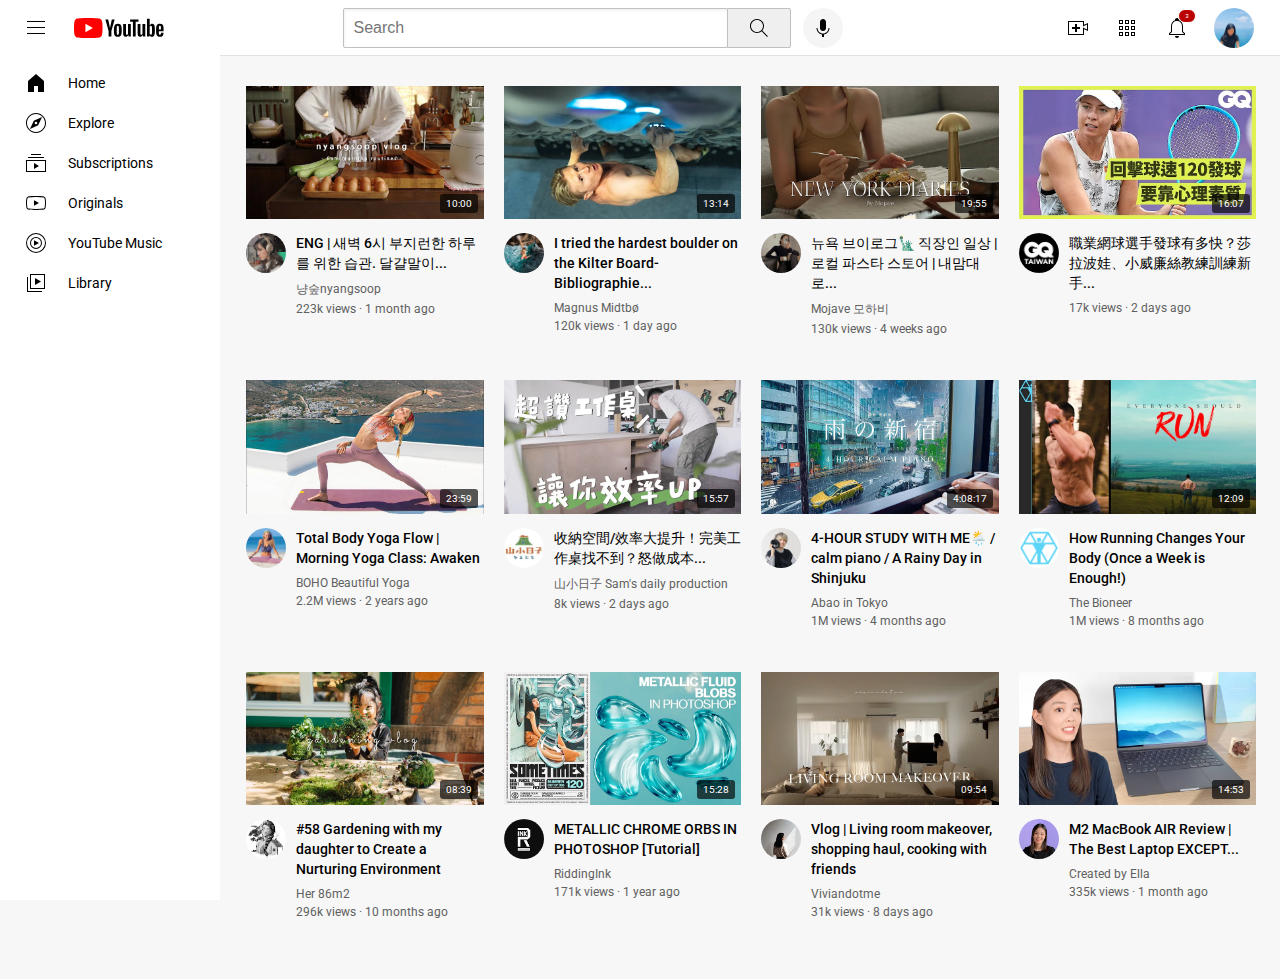
<file: index.html>
<!DOCTYPE html>
<html lang="en">
<head>
    <meta charset="UTF-8">
    <meta http-equiv="X-UA-Compatible" content="IE=edge">
    <meta name="viewport" content="width=device-width, initial-scale=1.0">
    <title>Youtube</title>
    <link rel="icon" type="image/x-icon" href="icons/fav-icon.png">
    <link rel="stylesheet" href="css/video.css">
    <link rel="stylesheet" href="css/general.css">
    <link rel="stylesheet" href="css/header.css">
    <link rel="stylesheet" href="css/sidebar.css">
    <link rel="preconnect" href="https://fonts.googleapis.com">
    <link rel="preconnect" href="https://fonts.gstatic.com" crossorigin>
    <link href="https://fonts.googleapis.com/css2?family=Roboto:wght@400;500;700&display=swap" rel="stylesheet">
</head>

<body>
<!---------HEADER--------->
<header class="header">
  <!-- left header -->
  <div class="left-header">
    <img src="header-icons/hamburger-menu.svg" alt="" class="hambergur-menu">
    <img src="header-icons/youtube-logo.svg" alt="" class="youtube-logo">
  </div>
  <!-- middle header -->
  <div class="middle-header">
    <input type="text" class="search-bar" placeholder="Search">
    <button class="search-button">
      <img src="header-icons/search.svg" alt="" class="search-icon">
      <div class="tooltip">Search</div>
    </button>
    <button class="voice-button">
      <img src="header-icons/voice-search-icon.svg" alt="" class="voice-icon">
      <div class="tooltip">Search with your voice</div>
    </button>
  </div>
  <!-- rigt header -->
  <div class="right-header">
    <button class="upload-button">
      <img src="header-icons/upload.svg" alt="" class="upload-icon">
      <div class="tooltip">Create</div>
    </button>
    <button class="apps-button">
      <img src="header-icons/youtube-apps.svg" alt="" class="apps-icon">
      <div class="tooltip">YouTube apps</div>
    </button>
    <button class="notifications-button">
      <img src="header-icons/notifications.svg" alt="" class="notifications-icon">
      <div class="notification-counts">3</div>
      <div class="tooltip">Notifications</div>
    </button>
    <button class="profile-button">
      <img src="header-icons/profile-photo.jpg" alt="" class="user-photo">
    </button>
  </div>
</header>

<!---------SIDE BAR--------->
<nav class="side-bar">
  <div class="side-icon-buttons">
    <img class="side-icons" src="sidebar-icons/home.svg" alt="">
    <div>Home</div>
  </div> 
  <div class="side-icon-buttons">
    <img class="side-icons" src="sidebar-icons/explore.svg" alt="">
    <div>Explore</div>
  </div>
  <div class="side-icon-buttons">
    <img class="side-icons" src="sidebar-icons/subscriptions.svg" alt="">
    <div>Subscriptions</div>
  </div>
  <div class="side-icon-buttons">
    <img class="side-icons" src="sidebar-icons/originals.svg" alt="">
    <div>Originals</div>
  </div>
  <div class="side-icon-buttons">
    <img class="side-icons" src="sidebar-icons/youtube-music.svg" alt="">
    <div>YouTube Music</div>
  </div>
  <div class="side-icon-buttons">
    <img class="side-icons" src="sidebar-icons/library.svg" alt="">
    <div>Library</div>
  </div>
</nav>
 
<!---------VIDEO--------->
<section class="video-grid">
 <!-- 1 video -->
<div class="video">
    <div class="thumbnail">
      <a href="https://www.youtube.com/watch?v=zYNVLvWUtzQ">
      <img class="thumbnail-photo" src="thumbnail/thumbnail-1.webp" alt="">
      <div class="video-time">10:00</div>
    </a>
    </div>
    <div class="video-discribtion">
        <div class="profile-photo">
          <img class="photo" src="profile-photo/profile-photo-1.jpg" alt="">
          <div class="channel-popup-container">
            <div class="popup-profile-photo">
              <img src="profile-photo/profile-photo-1.jpg" alt="" class="popup-photo">
            </div>
            <div class="popup-text">
              <p class="popup-channel-name">냥숲nyangsoop</p>
              <p class="popup-subscriber">1.04M</p>
            </div>
          </div>
        </div>
        <div class="video-detail">
        <div class="video-title">
          <a href="https://www.youtube.com/watch?v=zYNVLvWUtzQ">
          <p class="video-title-text">
            ENG | 새벽 6시 부지런한 하루를 위한 습관. 달걀말이...
          </p>
        </a>
        </div>
        <div class="video-author">
          <p>
            냥숲nyangsoop
          </p>
        </div>
        <div class="video-views">
          <p>
            223k views &#183; 1 month ago
          </p>
        </div>
        </div>
    </div>
</div>

  <!-- 2 video -->
<div class="video">
    <div class="thumbnail">
      <a href="https://www.youtube.com/watch?v=ZLKi-2tOkpo">
      <img src="thumbnail/thumbnail-2.webp" alt="" class="thumbnail-photo">
      <div class="video-time">13:14</div>
    </a>
    </div>
    <div class="video-discribtion">
      <div class="profile-photo">
        <img src="profile-photo/profile-photo-2.jpg" alt="" class="photo">
        <div class="channel-popup-container">
            <div class="popup-profile-photo">
              <img src="profile-photo/profile-photo-2.jpg" alt="" class="popup-photo">
            </div>
            <div class="popup-text">
              <p class="popup-channel-name">Magnus Midtbø</p>
              <p class="popup-subscriber">1.27M</p>
            </div>
          </div>
      </div>
      <div class="video-detail">
        <div class="video-title">
        <a href="https://www.youtube.com/watch?v=ZLKi-2tOkpo">
        <p class="video-title-text">
          I tried the hardest boulder on the Kilter Board-Bibliographie...
        </p>
      </a>
        </div>
        <div class="video-author">
          <p>
            Magnus Midtbø
          </p>
        </div>
        <div class="video-views">
          <p>
            120k views &#183; 1 day ago
          </p>
        </div>
      </div>
    </div>
</div>

 <!-- 3 video -->
<div class="video">
  <div class="thumbnail">
    <a href="https://www.youtube.com/watch?v=xWAvN1_XppA">
    <img src="thumbnail/thumbnail-3.webp" alt="" class="thumbnail-photo">
    <div class="video-time">19:55</div>
  </a>
  </div>
  <div class="video-discribtion">
    <div class="profile-photo">
      <img src="profile-photo/profile-photo-3.jpg" alt="" class="photo">
      <div class="channel-popup-container">
            <div class="popup-profile-photo">
              <img src="profile-photo/profile-photo-3.jpg" alt="" class="popup-photo">
            </div>
            <div class="popup-text">
              <p class="popup-channel-name">Mojave 모하비</p>
              <p class="popup-subscriber">99k</p>
            </div>
          </div>
    </div>
    <div class="video-detail">
      <div class="video-title">
      <a href="https://www.youtube.com/watch?v=xWAvN1_XppA">
      <p class="video-title-text">
        뉴욕 브이로그🗽 직장인 일상 | 로컬 파스타 스토어 | 내맘대로...
      </p>
    </a>
      </div>
      <div class="video-author">
        <p>
          Mojave 모하비
        </p>
      </div>
      <div class="video-views">
        <p>
          130k views &#183; 4 weeks ago
        </p>
      </div>
    </div>
  </div>

</div>

 <!-- 4 video -->
 <div class="video">
  <div class="thumbnail">
    <a href="https://www.youtube.com/watch?v=6812ryD7bqo">
    <img src="thumbnail/thumbnail-4.webp" alt="" class="thumbnail-photo">
    <div class="video-time">16:07</div>
  </a>
  </div>
  <div class="video-discribtion">
    <div class="profile-photo">
      <img src="profile-photo/profile-photo-4.jpg" alt="" class="photo">
      <div class="channel-popup-container">
            <div class="popup-profile-photo">
              <img src="profile-photo/profile-photo-4.jpg" alt="" class="popup-photo">
            </div>
            <div class="popup-text">
              <p class="popup-channel-name">GQ Taiwan</p>
              <p class="popup-subscriber">1.12M</p>
            </div>
          </div>
    </div>
    <div class="video-detail">
      <div class="video-title">
      <a href="https://www.youtube.com/watch?v=6812ryD7bqo">
      <p class="video-title-text">
        職業網球選手發球有多快？莎拉波娃、小威廉絲教練訓練新手...
      </p>
    </a>
      </div>
      <div class="video-author">
        <p>
          
        </p>
      </div>
      <div class="video-views">
        <p>
          17k views &#183; 2 days ago
        </p>
      </div>
    </div>
  </div>

</div>

 <!-- 5 video -->
 <div class="video">
  <div class="thumbnail">
    <a href="https://www.youtube.com/watch?v=NKiGZktresA ">
    <img src="thumbnail/thumbnail-5.webp" alt="" class="thumbnail-photo">
    <div class="video-time">23:59</div>
  </a>
  </div>
  <div class="video-discribtion">
    <div class="profile-photo">
      <img src="profile-photo/profile-photo-5.jpg" alt="" class="photo">
      <div class="channel-popup-container">
            <div class="popup-profile-photo">
              <img src="profile-photo/profile-photo-5.jpg" alt="" class="popup-photo">
            </div>
            <div class="popup-text">
              <p class="popup-channel-name">BOHO Beautiful Yoga</p>
              <p class="popup-subscriber">2.55M</p>
            </div>
          </div>
    </div>
    <div class="video-detail">
      <div class="video-title">
      <a href="https://www.youtube.com/watch?v=NKiGZktresA ">
      <p class="video-title-text">
        Total Body Yoga Flow | Morning Yoga Class: Awaken
      </p>
    </a>
      </div>
      <div class="video-author">
        <p>
          BOHO Beautiful Yoga
        </p>
      </div>
      <div class="video-views">
        <p>
          2.2M views &#183; 2 years ago
        </p>
      </div>
    </div>
  </div>

</div>

 <!-- 6 video -->
 <div class="video">
  <div class="thumbnail">
    <a href="https://www.youtube.com/watch?v=NJ-Lxx9vy7I ">
    <img src="thumbnail/thumbnail-6.webp" alt="" class="thumbnail-photo">
    <div class="video-time">15:57</div>
  </a>
  </div>
  <div class="video-discribtion">
    <div class="profile-photo">
      <img src="profile-photo/profile-photo-6.jpg" alt="" class="photo">
      <div class="channel-popup-container">
            <div class="popup-profile-photo">
              <img src="profile-photo/profile-photo-6.jpg" alt="" class="popup-photo">
            </div>
            <div class="popup-text">
              <p class="popup-channel-name">山小日子 Sam's daily production</p>
              <p class="popup-subscriber">87.5k</p>
            </div>
          </div>
    </div>
    <div class="video-detail">
      <div class="video-title">
        <a href="https://www.youtube.com/watch?v=NJ-Lxx9vy7I ">
      <p class="video-title-text">
        收納空間/效率大提升！完美工作桌找不到？怒做成本...
      </p>
    </a>
      </div>
      <div class="video-author">
        <p>
          山小日子 Sam's daily production
        </p>
      </div>
      <div class="video-views">
        <p>
          8k views &#183; 2 days ago
        </p>
      </div>
    </div>
  </div>

</div>

<!-- 7 video -->
<div class="video">
  <div class="thumbnail">
    <a href="https://www.youtube.com/watch?v=DXT9dF-WK-I ">
    <img src="thumbnail/thumbnail-7.webp" alt="" class="thumbnail-photo">
    <div class="video-time">4:08:17</div>
  </a>
  </div>
  <div class="video-discribtion">
    <div class="profile-photo">
      <img src="profile-photo/profile-photo-7.jpg" alt="" class="photo">
      <div class="channel-popup-container">
            <div class="popup-profile-photo">
              <img src="profile-photo/profile-photo-7.jpg" alt="" class="popup-photo">
            </div>
            <div class="popup-text">
              <p class="popup-channel-name"> Abao in Tokyo</p>
              <p class="popup-subscriber">813k</p>
            </div>
          </div>
    </div>
    <div class="video-detail">
      <div class="video-title">
      <a href="https://www.youtube.com/watch?v=DXT9dF-WK-I ">
      <p class="video-title-text">
        4-HOUR STUDY WITH ME🌦️ / calm piano / A Rainy Day in Shinjuku
      </p>
    </a>
      </div>
      <div class="video-author">
        <p>
          Abao in Tokyo
        </p>
      </div>
      <div class="video-views">
        <p>
          1M views &#183; 4 months ago
        </p>
      </div>
    </div>
  </div>

</div>

<!-- 8 video -->
<div class="video">
  <div class="thumbnail">
    <a href="https://www.youtube.com/watch?v=M8DMuOx8qCo ">
    <img src="thumbnail/thumbnail-8.webp" alt="" class="thumbnail-photo">
    <div class="video-time">12:09</div>
  </a>
  </div>
  <div class="video-discribtion">
    <div class="profile-photo">
      <img src="profile-photo/profile-photo-8.jpg" alt="" class="photo">
      <div class="channel-popup-container">
            <div class="popup-profile-photo">
              <img src="profile-photo/profile-photo-8.jpg" alt="" class="popup-photo">
            </div>
            <div class="popup-text">
              <p class="popup-channel-name">The Bioneer</p>
              <p class="popup-subscriber">635k</p>
            </div>
          </div>
    </div>
    <div class="video-detail">
      <div class="video-title">
      <a href="https://www.youtube.com/watch?v=M8DMuOx8qCo ">
      <p class="video-title-text">
        How Running Changes Your Body (Once a Week is Enough!)
      </p>
    </a>
      </div>
      <div class="video-author">
        <p>
          The Bioneer
        </p>
      </div>
      <div class="video-views">
        <p>
          1M views &#183; 8 months ago
        </p>
      </div>
    </div>
  </div>

</div>

<!-- 9 video -->
<div class="video">
  <div class="thumbnail">
    <a href="https://www.youtube.com/watch?v=jrVIoicTiqQ&t=2s">
    <img src="thumbnail/thumbnail-9.webp" alt="" class="thumbnail-photo">
    <div class="video-time">08:39</div>
  </a>
  </div>
  <div class="video-discribtion">
    <div class="profile-photo">
      <img src="profile-photo/profile-photo-9.jpg" alt="" class="photo">
      <div class="channel-popup-container">
            <div class="popup-profile-photo">
              <img src="profile-photo/profile-photo-9.jpg" alt="" class="popup-photo">
            </div>
            <div class="popup-text">
              <p class="popup-channel-name">Her 86m2</p>
              <p class="popup-subscriber">1.24M</p>
            </div>
          </div>
    </div>
    <div class="video-detail">
      <div class="video-title">
      <a href="https://www.youtube.com/watch?v=jrVIoicTiqQ&t=2s">
      <p class="video-title-text">
        #58 Gardening with my daughter to Create a Nurturing Environment
      </p>
    </a>
      </div>
      <div class="video-author">
        <p>
          Her 86m2
        </p>
      </div>
      <div class="video-views">
        <p>
          296k views &#183; 10 months ago
        </p>
      </div>
    </div>
  </div>

</div>

<!-- 10 video -->
<div class="video">
  <div class="thumbnail">
    <a href="https://www.youtube.com/watch?v=bRm-M2bwt3g&t=3s">
    <img src="thumbnail/thumbnail-10.webp" alt="" class="thumbnail-photo">
    <div class="video-time">15:28</div>
  </a>
  </div>
  <div class="video-discribtion">
    <div class="profile-photo">
      <img src="profile-photo/profile-photo-10.jpg" alt="" class="photo">
      <div class="channel-popup-container">
            <div class="popup-profile-photo">
              <img src="profile-photo/profile-photo-10.jpg" alt="" class="popup-photo">
            </div>
            <div class="popup-text">
              <p class="popup-channel-name">RiddingInk</p>
              <p class="popup-subscriber">7.9k</p>
            </div>
          </div>
    </div>
    <div class="video-detail">
      <div class="video-title">
        <a href="https://www.youtube.com/watch?v=bRm-M2bwt3g&t=3s"></a>
      <p class="video-title-text">
        METALLIC CHROME ORBS IN PHOTOSHOP [Tutorial]
      </p>
    </a>
      </div>
      <div class="video-author">
        <p>
          RiddingInk
        </p>
      </div>
      <div class="video-views">
        <p>
          171k views &#183; 1 year ago
        </p>
      </div>
    </div>
  </div>

</div>

<!-- 11 video -->
<div class="video">
  <div class="thumbnail">
    <a href="https://www.youtube.com/watch?v=Njp-5cvn6I4&t=416s">
    <img src="thumbnail/thumbnail-11.webp" alt="" class="thumbnail-photo">
    <div class="video-time">09:54</div>
  </a>
  </div>
  <div class="video-discribtion">
    <div class="profile-photo">
      <img src="profile-photo/profile-photo-11.jpg" alt="" class="photo">
      <div class="channel-popup-container">
            <div class="popup-profile-photo">
              <img src="profile-photo/profile-photo-11.jpg" alt="" class="popup-photo">
            </div>
            <div class="popup-text">
              <p class="popup-channel-name">Viviandotme</p>
              <p class="popup-subscriber">91.2k</p>
            </div>
          </div> 
    </div>
    <div class="video-detail">
      <div class="video-title">
        <a href="https://www.youtube.com/watch?v=Njp-5cvn6I4&t=416s">
      <p class="video-title-text">
        Vlog | Living room makeover, shopping haul, cooking with friends
      </p>
    </a>
      </div>
      <div class="video-author">
        <p>
          Viviandotme
        </p>
      </div>
      <div class="video-views">
        <p>
          31k views &#183; 8 days ago
        </p>
      </div>
    </div>
  </div>

</div>

<!-- 12 video -->
<div class="video">
  <div class="thumbnail">
    <a href="https://www.youtube.com/watch?v=nzyaFRitfrQ&t=124s">
    <img src="thumbnail/thumbnail-12.webp" alt="" class="thumbnail-photo">
    <div class="video-time">14:53</div>
  </a>
  </div>
  <div class="video-discribtion">
    <div class="profile-photo">
      <img src="profile-photo/profile-photo-12.jpg" alt="" class="photo">
      <div class="channel-popup-container">
            <div class="popup-profile-photo">
              <img src="profile-photo/profile-photo-12.jpg" alt="" class="popup-photo">
            </div>
            <div class="popup-text">
              <p class="popup-channel-name">Created by Ella</p>
              <p class="popup-subscriber">166k</p>
            </div>
          </div>
    </div>
    <div class="video-detail">
      <div class="video-title">
        <a href="https://www.youtube.com/watch?v=nzyaFRitfrQ&t=124s">
      <p class="video-title-text">
        M2 MacBook AIR Review | The Best Laptop EXCEPT... 
      </p>
    </a>
      </div>
      <div class="video-author">
        <p>
          Created by Ella
        </p>
      </div>
      <div class="video-views">
        <p>
          335k views &#183; 1 month ago
        </p>
      </div>
    </div>
  </div>

</div>

</section>
</body>
</html>
</file>
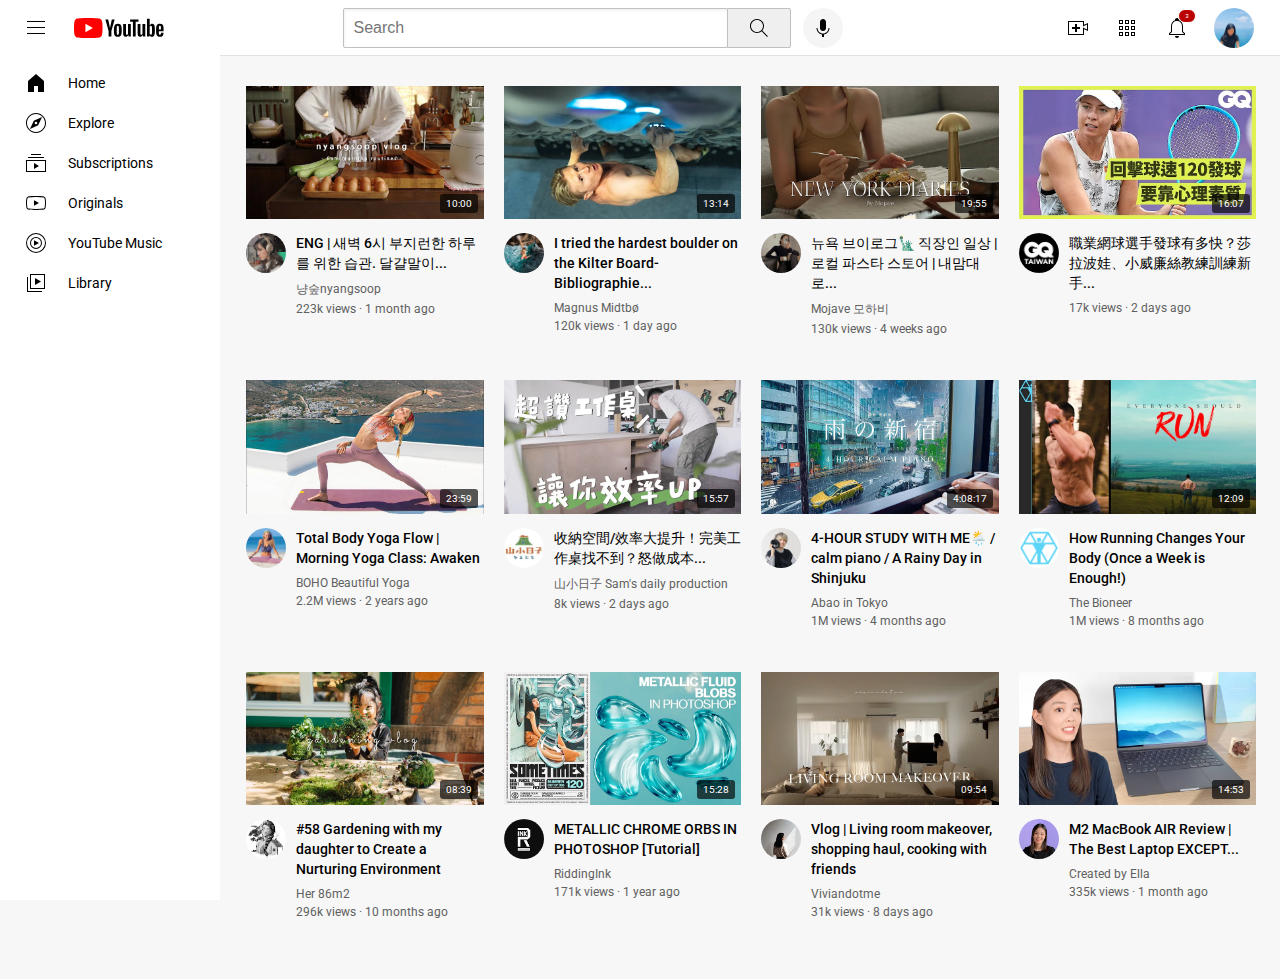
<file: youtube.html>
<!DOCTYPE html>
<html lang="en">
<head>
    <meta charset="UTF-8">
    <meta http-equiv="X-UA-Compatible" content="IE=edge">
    <meta name="viewport" content="width=device-width, initial-scale=1.0">
    <title>Youtube</title>
    <link rel="stylesheet" href="css/video.css">
    <link rel="stylesheet" href="css/general.css">
    <link rel="stylesheet" href="css/header.css">
    <link rel="stylesheet" href="css/sidebar.css">
    <link rel="preconnect" href="https://fonts.googleapis.com">
    <link rel="preconnect" href="https://fonts.gstatic.com" crossorigin>
    <link href="https://fonts.googleapis.com/css2?family=Roboto:wght@400;500;700&display=swap" rel="stylesheet">
</head>

<body>
<!---------HEADER--------->
<header class="header">
  <!-- left header -->
  <div class="left-header">
    <img src="header-icons/hamburger-menu.svg" alt="" class="hambergur-menu">
    <img src="header-icons/youtube-logo.svg" alt="" class="youtube-logo">
  </div>
  <!-- middle header -->
  <div class="middle-header">
    <input type="text" class="search-bar" placeholder="Search">
    <button class="search-button">
      <img src="header-icons/search.svg" alt="" class="search-icon">
      <div class="tooltip">Search</div>
    </button>
    <button class="voice-button">
      <img src="header-icons/voice-search-icon.svg" alt="" class="voice-icon">
      <div class="tooltip">Search with your voice</div>
    </button>
  </div>
  <!-- rigt header -->
  <div class="right-header">
    <button class="upload-button">
      <img src="header-icons/upload.svg" alt="" class="upload-icon">
      <div class="tooltip">Create</div>
    </button>
    <button class="apps-button">
      <img src="header-icons/youtube-apps.svg" alt="" class="apps-icon">
      <div class="tooltip">YouTube apps</div>
    </button>
    <button class="notifications-button">
      <img src="header-icons/notifications.svg" alt="" class="notifications-icon">
      <div class="notification-counts">3</div>
      <div class="tooltip">Notifications</div>
    </button>
    <button class="profile-button">
      <img src="header-icons/profile-photo.jpg" alt="" class="user-photo">
    </button>
  </div>
</header>

<!---------SIDE BAR--------->
<nav class="side-bar">
  <div class="side-icon-buttons">
    <img class="side-icons" src="sidebar-icons/home.svg" alt="">
    <div>Home</div>
  </div> 
  <div class="side-icon-buttons">
    <img class="side-icons" src="sidebar-icons/explore.svg" alt="">
    <div>Explore</div>
  </div>
  <div class="side-icon-buttons">
    <img class="side-icons" src="sidebar-icons/subscriptions.svg" alt="">
    <div>Subscriptions</div>
  </div>
  <div class="side-icon-buttons">
    <img class="side-icons" src="sidebar-icons/originals.svg" alt="">
    <div>Originals</div>
  </div>
  <div class="side-icon-buttons">
    <img class="side-icons" src="sidebar-icons/youtube-music.svg" alt="">
    <div>YouTube Music</div>
  </div>
  <div class="side-icon-buttons">
    <img class="side-icons" src="sidebar-icons/library.svg" alt="">
    <div>Library</div>
  </div>
</nav>
 
<!---------VIDEO--------->
<section class="video-grid">
 <!-- 1 video -->
<div class="video">
    <div class="thumbnail">
      <a href="https://www.youtube.com/watch?v=zYNVLvWUtzQ">
      <img class="thumbnail-photo" src="thumbnail/thumbnail-1.webp" alt="">
      <div class="video-time">10:00</div>
    </a>
    </div>
    <div class="video-discribtion">
        <div class="profile-photo">
          <img class="photo" src="profile-photo/profile-photo-1.jpg" alt="">
          <div class="channel-popup-container">
            <div class="popup-profile-photo">
              <img src="profile-photo/profile-photo-1.jpg" alt="" class="popup-photo">
            </div>
            <div class="popup-text">
              <p class="popup-channel-name">냥숲nyangsoop</p>
              <p class="popup-subscriber">1.04M</p>
            </div>
          </div>
        </div>
        <div class="video-detail">
        <div class="video-title">
          <a href="https://www.youtube.com/watch?v=zYNVLvWUtzQ">
          <p class="video-title-text">
            ENG | 새벽 6시 부지런한 하루를 위한 습관. 달걀말이...
          </p>
        </a>
        </div>
        <div class="video-author">
          <p>
            냥숲nyangsoop
          </p>
        </div>
        <div class="video-views">
          <p>
            223k views &#183; 1 month ago
          </p>
        </div>
        </div>
    </div>
</div>

  <!-- 2 video -->
<div class="video">
    <div class="thumbnail">
      <a href="https://www.youtube.com/watch?v=ZLKi-2tOkpo">
      <img src="thumbnail/thumbnail-2.webp" alt="" class="thumbnail-photo">
      <div class="video-time">13:14</div>
    </a>
    </div>
    <div class="video-discribtion">
      <div class="profile-photo">
        <img src="profile-photo/profile-photo-2.jpg" alt="" class="photo">
        <div class="channel-popup-container">
            <div class="popup-profile-photo">
              <img src="profile-photo/profile-photo-2.jpg" alt="" class="popup-photo">
            </div>
            <div class="popup-text">
              <p class="popup-channel-name">Magnus Midtbø</p>
              <p class="popup-subscriber">1.27M</p>
            </div>
          </div>
      </div>
      <div class="video-detail">
        <div class="video-title">
        <a href="https://www.youtube.com/watch?v=ZLKi-2tOkpo">
        <p class="video-title-text">
          I tried the hardest boulder on the Kilter Board-Bibliographie...
        </p>
      </a>
        </div>
        <div class="video-author">
          <p>
            Magnus Midtbø
          </p>
        </div>
        <div class="video-views">
          <p>
            120k views &#183; 1 day ago
          </p>
        </div>
      </div>
    </div>
</div>

 <!-- 3 video -->
<div class="video">
  <div class="thumbnail">
    <a href="https://www.youtube.com/watch?v=xWAvN1_XppA">
    <img src="thumbnail/thumbnail-3.webp" alt="" class="thumbnail-photo">
    <div class="video-time">19:55</div>
  </a>
  </div>
  <div class="video-discribtion">
    <div class="profile-photo">
      <img src="profile-photo/profile-photo-3.jpg" alt="" class="photo">
      <div class="channel-popup-container">
            <div class="popup-profile-photo">
              <img src="profile-photo/profile-photo-3.jpg" alt="" class="popup-photo">
            </div>
            <div class="popup-text">
              <p class="popup-channel-name">Mojave 모하비</p>
              <p class="popup-subscriber">99k</p>
            </div>
          </div>
    </div>
    <div class="video-detail">
      <div class="video-title">
      <a href="https://www.youtube.com/watch?v=xWAvN1_XppA">
      <p class="video-title-text">
        뉴욕 브이로그🗽 직장인 일상 | 로컬 파스타 스토어 | 내맘대로...
      </p>
    </a>
      </div>
      <div class="video-author">
        <p>
          Mojave 모하비
        </p>
      </div>
      <div class="video-views">
        <p>
          130k views &#183; 4 weeks ago
        </p>
      </div>
    </div>
  </div>

</div>

 <!-- 4 video -->
 <div class="video">
  <div class="thumbnail">
    <a href="https://www.youtube.com/watch?v=6812ryD7bqo">
    <img src="thumbnail/thumbnail-4.webp" alt="" class="thumbnail-photo">
    <div class="video-time">16:07</div>
  </a>
  </div>
  <div class="video-discribtion">
    <div class="profile-photo">
      <img src="profile-photo/profile-photo-4.jpg" alt="" class="photo">
      <div class="channel-popup-container">
            <div class="popup-profile-photo">
              <img src="profile-photo/profile-photo-4.jpg" alt="" class="popup-photo">
            </div>
            <div class="popup-text">
              <p class="popup-channel-name">GQ Taiwan</p>
              <p class="popup-subscriber">1.12M</p>
            </div>
          </div>
    </div>
    <div class="video-detail">
      <div class="video-title">
      <a href="https://www.youtube.com/watch?v=6812ryD7bqo">
      <p class="video-title-text">
        職業網球選手發球有多快？莎拉波娃、小威廉絲教練訓練新手...
      </p>
    </a>
      </div>
      <div class="video-author">
        <p>
          
        </p>
      </div>
      <div class="video-views">
        <p>
          17k views &#183; 2 days ago
        </p>
      </div>
    </div>
  </div>

</div>

 <!-- 5 video -->
 <div class="video">
  <div class="thumbnail">
    <a href="https://www.youtube.com/watch?v=NKiGZktresA ">
    <img src="thumbnail/thumbnail-5.webp" alt="" class="thumbnail-photo">
    <div class="video-time">23:59</div>
  </a>
  </div>
  <div class="video-discribtion">
    <div class="profile-photo">
      <img src="profile-photo/profile-photo-5.jpg" alt="" class="photo">
      <div class="channel-popup-container">
            <div class="popup-profile-photo">
              <img src="profile-photo/profile-photo-5.jpg" alt="" class="popup-photo">
            </div>
            <div class="popup-text">
              <p class="popup-channel-name">BOHO Beautiful Yoga</p>
              <p class="popup-subscriber">2.55M</p>
            </div>
          </div>
    </div>
    <div class="video-detail">
      <div class="video-title">
      <a href="https://www.youtube.com/watch?v=NKiGZktresA ">
      <p class="video-title-text">
        Total Body Yoga Flow | Morning Yoga Class: Awaken
      </p>
    </a>
      </div>
      <div class="video-author">
        <p>
          BOHO Beautiful Yoga
        </p>
      </div>
      <div class="video-views">
        <p>
          2.2M views &#183; 2 years ago
        </p>
      </div>
    </div>
  </div>

</div>

 <!-- 6 video -->
 <div class="video">
  <div class="thumbnail">
    <a href="https://www.youtube.com/watch?v=NJ-Lxx9vy7I ">
    <img src="thumbnail/thumbnail-6.webp" alt="" class="thumbnail-photo">
    <div class="video-time">15:57</div>
  </a>
  </div>
  <div class="video-discribtion">
    <div class="profile-photo">
      <img src="profile-photo/profile-photo-6.jpg" alt="" class="photo">
      <div class="channel-popup-container">
            <div class="popup-profile-photo">
              <img src="profile-photo/profile-photo-6.jpg" alt="" class="popup-photo">
            </div>
            <div class="popup-text">
              <p class="popup-channel-name">山小日子 Sam's daily production</p>
              <p class="popup-subscriber">87.5k</p>
            </div>
          </div>
    </div>
    <div class="video-detail">
      <div class="video-title">
        <a href="https://www.youtube.com/watch?v=NJ-Lxx9vy7I ">
      <p class="video-title-text">
        收納空間/效率大提升！完美工作桌找不到？怒做成本...
      </p>
    </a>
      </div>
      <div class="video-author">
        <p>
          山小日子 Sam's daily production
        </p>
      </div>
      <div class="video-views">
        <p>
          8k views &#183; 2 days ago
        </p>
      </div>
    </div>
  </div>

</div>

<!-- 7 video -->
<div class="video">
  <div class="thumbnail">
    <a href="https://www.youtube.com/watch?v=DXT9dF-WK-I ">
    <img src="thumbnail/thumbnail-7.webp" alt="" class="thumbnail-photo">
    <div class="video-time">4:08:17</div>
  </a>
  </div>
  <div class="video-discribtion">
    <div class="profile-photo">
      <img src="profile-photo/profile-photo-7.jpg" alt="" class="photo">
      <div class="channel-popup-container">
            <div class="popup-profile-photo">
              <img src="profile-photo/profile-photo-7.jpg" alt="" class="popup-photo">
            </div>
            <div class="popup-text">
              <p class="popup-channel-name"> Abao in Tokyo</p>
              <p class="popup-subscriber">813k</p>
            </div>
          </div>
    </div>
    <div class="video-detail">
      <div class="video-title">
      <a href="https://www.youtube.com/watch?v=DXT9dF-WK-I ">
      <p class="video-title-text">
        4-HOUR STUDY WITH ME🌦️ / calm piano / A Rainy Day in Shinjuku
      </p>
    </a>
      </div>
      <div class="video-author">
        <p>
          Abao in Tokyo
        </p>
      </div>
      <div class="video-views">
        <p>
          1M views &#183; 4 months ago
        </p>
      </div>
    </div>
  </div>

</div>

<!-- 8 video -->
<div class="video">
  <div class="thumbnail">
    <a href="https://www.youtube.com/watch?v=M8DMuOx8qCo ">
    <img src="thumbnail/thumbnail-8.webp" alt="" class="thumbnail-photo">
    <div class="video-time">12:09</div>
  </a>
  </div>
  <div class="video-discribtion">
    <div class="profile-photo">
      <img src="profile-photo/profile-photo-8.jpg" alt="" class="photo">
      <div class="channel-popup-container">
            <div class="popup-profile-photo">
              <img src="profile-photo/profile-photo-8.jpg" alt="" class="popup-photo">
            </div>
            <div class="popup-text">
              <p class="popup-channel-name">The Bioneer</p>
              <p class="popup-subscriber">635k</p>
            </div>
          </div>
    </div>
    <div class="video-detail">
      <div class="video-title">
      <a href="https://www.youtube.com/watch?v=M8DMuOx8qCo ">
      <p class="video-title-text">
        How Running Changes Your Body (Once a Week is Enough!)
      </p>
    </a>
      </div>
      <div class="video-author">
        <p>
          The Bioneer
        </p>
      </div>
      <div class="video-views">
        <p>
          1M views &#183; 8 months ago
        </p>
      </div>
    </div>
  </div>

</div>

<!-- 9 video -->
<div class="video">
  <div class="thumbnail">
    <a href="https://www.youtube.com/watch?v=jrVIoicTiqQ&t=2s">
    <img src="thumbnail/thumbnail-9.webp" alt="" class="thumbnail-photo">
    <div class="video-time">08:39</div>
  </a>
  </div>
  <div class="video-discribtion">
    <div class="profile-photo">
      <img src="profile-photo/profile-photo-9.jpg" alt="" class="photo">
      <div class="channel-popup-container">
            <div class="popup-profile-photo">
              <img src="profile-photo/profile-photo-9.jpg" alt="" class="popup-photo">
            </div>
            <div class="popup-text">
              <p class="popup-channel-name">Her 86m2</p>
              <p class="popup-subscriber">1.24M</p>
            </div>
          </div>
    </div>
    <div class="video-detail">
      <div class="video-title">
      <a href="https://www.youtube.com/watch?v=jrVIoicTiqQ&t=2s">
      <p class="video-title-text">
        #58 Gardening with my daughter to Create a Nurturing Environment
      </p>
    </a>
      </div>
      <div class="video-author">
        <p>
          Her 86m2
        </p>
      </div>
      <div class="video-views">
        <p>
          296k views &#183; 10 months ago
        </p>
      </div>
    </div>
  </div>

</div>

<!-- 10 video -->
<div class="video">
  <div class="thumbnail">
    <a href="https://www.youtube.com/watch?v=bRm-M2bwt3g&t=3s">
    <img src="thumbnail/thumbnail-10.webp" alt="" class="thumbnail-photo">
    <div class="video-time">15:28</div>
  </a>
  </div>
  <div class="video-discribtion">
    <div class="profile-photo">
      <img src="profile-photo/profile-photo-10.jpg" alt="" class="photo">
      <div class="channel-popup-container">
            <div class="popup-profile-photo">
              <img src="profile-photo/profile-photo-10.jpg" alt="" class="popup-photo">
            </div>
            <div class="popup-text">
              <p class="popup-channel-name">RiddingInk</p>
              <p class="popup-subscriber">7.9k</p>
            </div>
          </div>
    </div>
    <div class="video-detail">
      <div class="video-title">
        <a href="https://www.youtube.com/watch?v=bRm-M2bwt3g&t=3s"></a>
      <p class="video-title-text">
        METALLIC CHROME ORBS IN PHOTOSHOP [Tutorial]
      </p>
    </a>
      </div>
      <div class="video-author">
        <p>
          RiddingInk
        </p>
      </div>
      <div class="video-views">
        <p>
          171k views &#183; 1 year ago
        </p>
      </div>
    </div>
  </div>

</div>

<!-- 11 video -->
<div class="video">
  <div class="thumbnail">
    <a href="https://www.youtube.com/watch?v=Njp-5cvn6I4&t=416s">
    <img src="thumbnail/thumbnail-11.webp" alt="" class="thumbnail-photo">
    <div class="video-time">09:54</div>
  </a>
  </div>
  <div class="video-discribtion">
    <div class="profile-photo">
      <img src="profile-photo/profile-photo-11.jpg" alt="" class="photo">
      <div class="channel-popup-container">
            <div class="popup-profile-photo">
              <img src="profile-photo/profile-photo-11.jpg" alt="" class="popup-photo">
            </div>
            <div class="popup-text">
              <p class="popup-channel-name">Viviandotme</p>
              <p class="popup-subscriber">91.2k</p>
            </div>
          </div> 
    </div>
    <div class="video-detail">
      <div class="video-title">
        <a href="https://www.youtube.com/watch?v=Njp-5cvn6I4&t=416s">
      <p class="video-title-text">
        Vlog | Living room makeover, shopping haul, cooking with friends
      </p>
    </a>
      </div>
      <div class="video-author">
        <p>
          Viviandotme
        </p>
      </div>
      <div class="video-views">
        <p>
          31k views &#183; 8 days ago
        </p>
      </div>
    </div>
  </div>

</div>

<!-- 12 video -->
<div class="video">
  <div class="thumbnail">
    <a href="https://www.youtube.com/watch?v=nzyaFRitfrQ&t=124s">
    <img src="thumbnail/thumbnail-12.webp" alt="" class="thumbnail-photo">
    <div class="video-time">14:53</div>
  </a>
  </div>
  <div class="video-discribtion">
    <div class="profile-photo">
      <img src="profile-photo/profile-photo-12.jpg" alt="" class="photo">
      <div class="channel-popup-container">
            <div class="popup-profile-photo">
              <img src="profile-photo/profile-photo-12.jpg" alt="" class="popup-photo">
            </div>
            <div class="popup-text">
              <p class="popup-channel-name">Created by Ella</p>
              <p class="popup-subscriber">166k</p>
            </div>
          </div>
    </div>
    <div class="video-detail">
      <div class="video-title">
        <a href="https://www.youtube.com/watch?v=nzyaFRitfrQ&t=124s">
      <p class="video-title-text">
        M2 MacBook AIR Review | The Best Laptop EXCEPT... 
      </p>
    </a>
      </div>
      <div class="video-author">
        <p>
          Created by Ella
        </p>
      </div>
      <div class="video-views">
        <p>
          335k views &#183; 1 month ago
        </p>
      </div>
    </div>
  </div>

</div>

</section>
</body>
</html>
</file>
<file: css/video.css>
@media (max-width:750px) {
  .video-grid{
    grid-template-columns: 1fr 1fr;
  }
}


@media (min-width:751px) and (max-width:999px) {
  .video-grid{
    grid-template-columns: 1fr 1fr 1fr;
  }
}

@media (min-width:1000px) {
  .video-grid{
    grid-template-columns: 1fr 1fr 1fr 1fr;
  }
  .video-title-text{
    font-size: 16px;
    line-height: 24px;
  }
}


.thumbnail-photo{
  width:100%;
}



.profile-photo{
  width: 50px;
  vertical-align: top;
  margin-right: 12px;
  position: relative;
  display: inline-block;
}

.profile-photo:hover .channel-popup-container{
  opacity: 1;
}

.photo{
  width: 40px;
  border-radius: 30px;
}

.thumbnail{
  margin-bottom: 10px;
  position: relative;
}

.video-title-text{
  font-size: 14px;
  font-weight: 500;
  line-height: 20px;
  margin-bottom: 8px;
}

.video-author, .video-views{
  font-size: 12px;
  color: rgb(96, 96, 96);
  margin-bottom: 4px;
}




.video-discribtion{
  display: grid;
  grid-template-columns: 50px 1fr;
}

.video-grid{
  margin: 16px;
  padding-right: 8px;
  display: grid;
  column-gap: 20px;
  row-gap: 40px;
}


.video-time{
  color: white;
  background-color: rgba(0, 0, 0, 0.66);
  position: absolute;
  padding: 4px 6px;
  font-size: 10px;
  border-radius: 3px;
  bottom: 10px;
  right: 6px;
}



.channel-popup-container{
  display: flex;
  position: absolute;
  bottom: -20px;
  left: -10px;
  background-color: white;
  align-items: start;
  padding: 8px 12px;
  border-radius: 4px;
  box-shadow: 3px 3px 10px rgba(0, 0, 0, 0.15);
  opacity: 0;
  pointer-events: none;  
  transition: opacity 0.15s;
}


.popup-photo{
  width: 40px;
  height: 40px;
  flex: 30px;
  margin-right: 10px;
  border-radius: 20px;
}

.popup-text{
  flex: 1;
  white-space: nowrap;
}

.popup-channel-name{
  font-size: 14px;
  font-weight: 700;
  margin-bottom: 4px;
}

.popup-subscriber{
  font-size: 13px;
  color: rgb(96, 96, 96);
}
</file>
<file: css/general.css>
p{
    
    margin-top: 0;
    margin-bottom:0;
}

body{
  margin: 0;
  font-family: Roboto, Arial;
  padding-top: 70px;
  padding-left: 90px;
  padding-bottom: 40px;
  background-color: rgb(247, 247, 247);
}

a{
  color: black;
  text-decoration: none;
;}


@media (min-width:1000px) {
  body{
    padding-left: 230px;
  }
}
</file>
<file: css/header.css>
.header{
    display: flex;
    flex-direction: row;
    height: 55px;
    justify-content: space-between;
    position: fixed;
    top: 0;
    left: 0;
    right: 0;
    background-color: white;
    border-bottom: 1px solid rgb(226, 226, 226);
    z-index: 100;
}

.left-header{
    width: 160px;
    display: flex;
    justify-content: space-between;
    align-items: center;
}

.middle-header{
    flex: 1;
    margin-left: 35px;
    margin-right: 70px;
    max-width: 500px;
    display: flex;
    align-items: center;
    justify-content: start;
}

.right-header{
    display: flex;
    justify-content: space-between;
    align-items: center;
    width: 200px;
    margin-right: 20px;
    flex-shrink: 0;
}

.hambergur-menu{
    width: 24px;
    height: 24px;
    margin-left: 24px;
}


.youtube-logo{
    width: 90px;
    margin-left: 26px;
}


.search-bar{
   height: 36px;
   font-size: 16px;
   padding-left: 10px;
   flex: 1;
   width: 0;
   border-width: 1px;
   border-style: solid;
   border-radius: 2px;
   border-color: rgb(192, 192, 192);
   box-shadow: inset 1px 2px 3px rgba(0, 0, 0, 0.05);
}

.search-bar::placeholder{
  font-size: 16px;
}


.search-button{
  height: 40px;
  width: 64px;
  border-style: solid;
  border-color: rgb(192, 192, 192);
  border-width: 1px;
  margin-left: -1px;
  margin-right: 12px;
  border-bottom-right-radius: 2px;
  border-top-right-radius: 2px;
  cursor: pointer;
  position: relative;
  display: flex;
  align-items: center;
  justify-content: center;
}

.middle-header .tooltip,
.right-header .tooltip{
  position: absolute;
  bottom: -38px;
  font-size: 12px;
  color: white;
  background-color: rgba(40, 40, 40, 0.625);
  padding: 8px 10px;
  border-radius: 2px;
  opacity: 0;
  transition: opacity 0.15s;
  pointer-events: none;
  white-space: nowrap;
}

.search-button:hover .tooltip,
.voice-button:hover .tooltip,
.upload-button:hover .tooltip,
.apps-button:hover .tooltip,
.notifications-button:hover .tooltip
{
  opacity: 1;
}




.search-icon{
  height: 24px;
}


.voice-button{
  height: 40px;
  width: 40px;
  border-radius: 20px;
  border: none;
  background-color: rgb(245, 245, 245);
  display: flex;
  justify-content: center;
  align-items: center;
}


.voice-icon{
  height: 24px;
  width: 24px;
}



.upload-button, .apps-button, .notifications-button, .profile-button{
  background-color: transparent;
  border: none;
  display: flex;
  justify-content: center;
  position: relative;
}

.upload-icon{
  width: 24px;
}

.apps-icon{
  width: 24px;
}

.notifications-icon{
  width: 24px;
}

.user-photo{
  width: 40px;
  height: 40px;
  border-radius: 20px;
  object-fit: cover;
}

.notification-counts{
  position: absolute;
  background-color: rgb(186, 0, 0);
  color: white;
  padding: 3px 6px;
  font-size: 6px;
  border-radius: 12px;
  top: -6px;
  right: -1px;
  border: 1px solid white;
}
</file>
<file: css/sidebar.css>
@media (max-width:999px) {
  .side-bar{
    background-color: white;
    position: fixed;
    width: 76 px;
    top: 55px;
    left: 0;
    bottom: 0;
    padding-top: 8px;
    z-index: 200;
}
.side-icon-buttons{
    height: 76px;
    display: flex;
    flex-direction: column;
    align-items: center;
    justify-content: center;
    cursor: pointer;
}
.side-icon-buttons:hover{
    background-color: rgb(235, 235, 235);
}
.side-icons{
    height: 26px;
    margin-bottom: 6px;
}
.side-icon-buttons div{
    font-size: 10px;
}
}



@media (min-width:1000px) {
  .side-bar{
    background-color: white;
    position: fixed;
    width: 220px;
    top: 55px;
    left: 0;
    bottom: 0;
    padding-top: 8px;
    z-index: 200;
}


.side-icon-buttons{
    height: 40px;
    display: flex;
    flex-direction: row;
    align-items: center;
    justify-content: start;
    padding-left: 24px;
    cursor: pointer;
}

.side-icon-buttons:hover{
    background-color: rgb(235, 235, 235);
}

.side-icons{
    height: 24px;
}

.side-icon-buttons div{
    font-size: 14px;
    margin-left: 20px;
}
}
</file>
